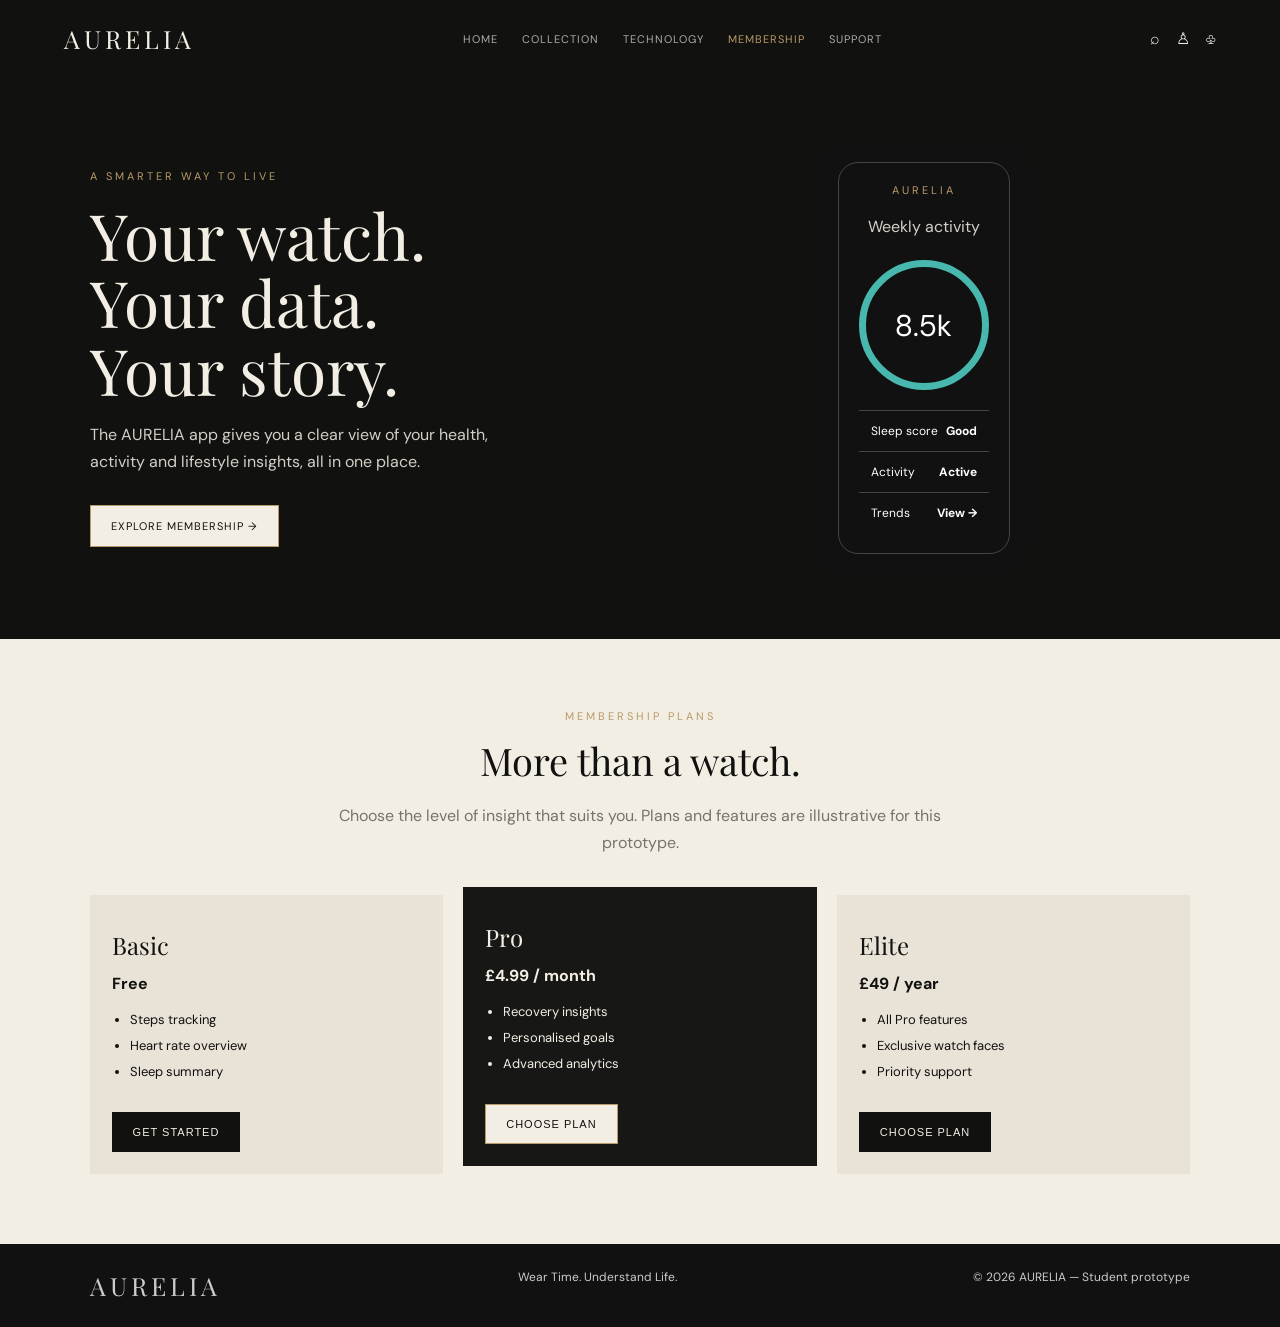
<file: membership.html>
<!doctype html><html lang="en"><head><meta charset="utf-8"><meta name="viewport" content="width=device-width,initial-scale=1"><title>AURELIA | Membership</title><link rel="stylesheet" href="style.css"></head><body><header class="nav"><a class="logo" href="index.html">AURELIA</a><nav class="links"><a class="" href="index.html">Home</a><a class="" href="collection.html">Collection</a><a class="" href="technology.html">Technology</a><a class="active" href="membership.html">Membership</a><a class="" href="support.html">Support</a></nav><span>⌕　♙　♧</span></header><main><section class="hero"><div><div class="eyebrow">A smarter way to live</div><h1>Your watch.<br>Your data.<br>Your story.</h1><p>The AURELIA app gives you a clear view of your health, activity and lifestyle insights, all in one place.</p><a class="btn" href="#plans">Explore membership →</a></div><div class="mock"><div class="screen"><div class="eyebrow">AURELIA</div><p>Weekly activity</p><div class="ring">8.5k</div><div class="metric"><span>Sleep score</span><b>Good</b></div><div class="metric"><span>Activity</span><b>Active</b></div><div class="metric"><span>Trends</span><b>View →</b></div></div></div></section><section class="section" id="plans"><div class="head"><div class="eyebrow">Membership plans</div><h2>More than a watch.</h2><p>Choose the level of insight that suits you. Plans and features are illustrative for this prototype.</p></div><div class="plans"><article class="plan"><h3>Basic</h3><div class="price">Free</div><ul><li>Steps tracking</li><li>Heart rate overview</li><li>Sleep summary</li></ul><button class="btn dark" data-buy="Basic membership">Get started</button></article><article class="plan featured"><h3>Pro</h3><div class="price">£4.99 / month</div><ul><li>Recovery insights</li><li>Personalised goals</li><li>Advanced analytics</li></ul><button class="btn" data-buy="Pro membership">Choose plan</button></article><article class="plan"><h3>Elite</h3><div class="price">£49 / year</div><ul><li>All Pro features</li><li>Exclusive watch faces</li><li>Priority support</li></ul><button class="btn dark" data-buy="Elite membership">Choose plan</button></article></div></section></main><footer><span class="logo">AURELIA</span><span>Wear Time. Understand Life.</span><span>© 2026 AURELIA — Student prototype</span></footer><div class="notice" id="notice"></div><script src="script.js"></script></body></html>
</file>
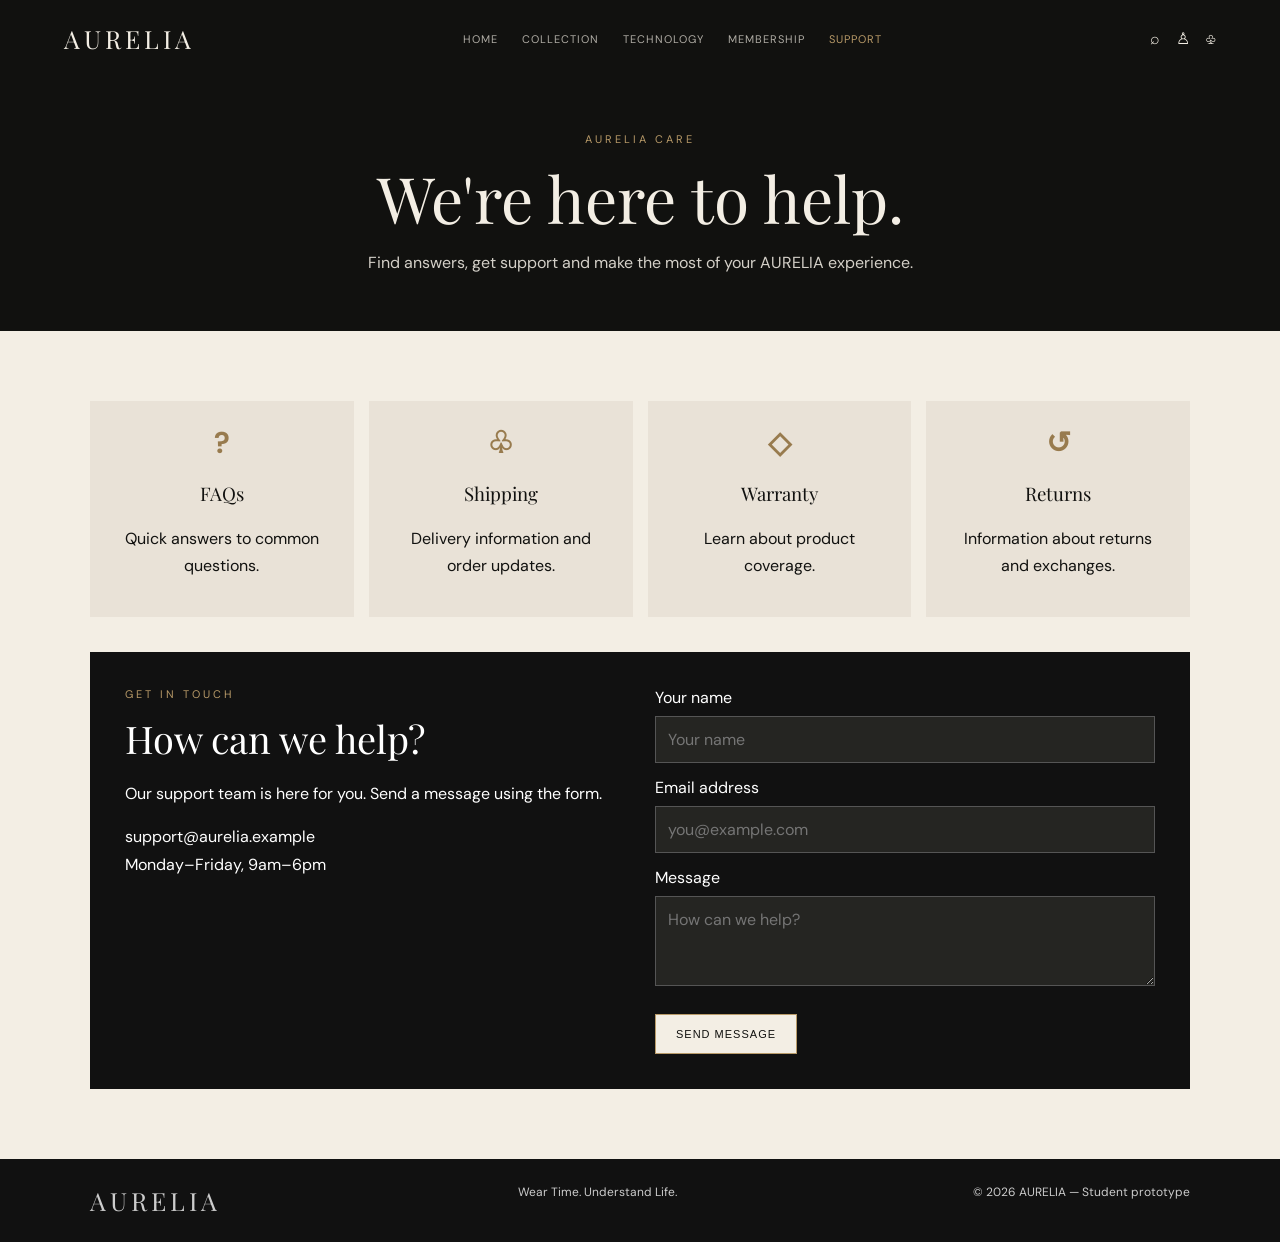
<file: support.html>
<!doctype html><html lang="en"><head><meta charset="utf-8"><meta name="viewport" content="width=device-width,initial-scale=1"><title>AURELIA | Support</title><link rel="stylesheet" href="style.css"></head><body><header class="nav"><a class="logo" href="index.html">AURELIA</a><nav class="links"><a class="" href="index.html">Home</a><a class="" href="collection.html">Collection</a><a class="" href="technology.html">Technology</a><a class="" href="membership.html">Membership</a><a class="active" href="support.html">Support</a></nav><span>⌕　♙　♧</span></header><main><section class="banner"><div class="eyebrow">AURELIA care</div><h1>We're here to help.</h1><p>Find answers, get support and make the most of your AURELIA experience.</p></section><section class="section"><div class="supportgrid"><article class="support"><b>?</b><h3>FAQs</h3><p>Quick answers to common questions.</p></article><article class="support"><b>♧</b><h3>Shipping</h3><p>Delivery information and order updates.</p></article><article class="support"><b>◇</b><h3>Warranty</h3><p>Learn about product coverage.</p></article><article class="support"><b>↺</b><h3>Returns</h3><p>Information about returns and exchanges.</p></article></div><div class="contact"><div><div class="eyebrow">Get in touch</div><h2>How can we help?</h2><p>Our support team is here for you. Send a message using the form.</p><p>support@aurelia.example<br>Monday–Friday, 9am–6pm</p></div><form><label>Your name<input required placeholder="Your name"></label><label>Email address<input type="email" required placeholder="you@example.com"></label><label>Message<textarea required placeholder="How can we help?"></textarea></label><button class="btn" type="submit">Send message</button></form></div></section></main><footer><span class="logo">AURELIA</span><span>Wear Time. Understand Life.</span><span>© 2026 AURELIA — Student prototype</span></footer><div class="notice" id="notice"></div><script src="script.js"></script></body></html>
</file>
<file: style.css>
@import url('https://fonts.googleapis.com/css2?family=DM+Sans:wght@400;500;700&family=Playfair+Display:wght@400;500;600&display=swap');
:root{--black:#11110f;--cream:#f3eee4;--gold:#b89a68;--muted:#77736c}*{box-sizing:border-box}body{margin:0;background:var(--cream);color:var(--black);font-family:'DM Sans',sans-serif}a{color:inherit;text-decoration:none}.nav{background:var(--black);color:var(--cream);padding:22px 5vw;display:flex;align-items:center;justify-content:space-between;gap:20px;position:sticky;top:0;z-index:5}.logo{font:25px 'Playfair Display';letter-spacing:4px}.links{display:flex;gap:24px;flex-wrap:wrap;font-size:11px;text-transform:uppercase;letter-spacing:1px}.links a{opacity:.7}.links a.active,.links a:hover{opacity:1;color:var(--gold)}h1,h2,h3{font-family:'Playfair Display',serif;font-weight:400}h1{font-size:clamp(42px,5vw,68px);line-height:1.05;margin:18px 0}h2{font-size:38px;margin:12px 0}p{line-height:1.7}.eyebrow{font-size:11px;letter-spacing:3px;text-transform:uppercase;color:var(--gold)}.hero{background:var(--black);color:var(--cream);padding:65px 7vw;display:grid;grid-template-columns:1fr 1fr;gap:35px;align-items:center;min-height:480px}.hero p{color:#d4d0c8;max-width:440px}.hero img{width:100%;height:360px;object-fit:cover;filter:brightness(.82)}.btn{display:inline-block;border:1px solid var(--gold);padding:13px 20px;margin-top:14px;background:var(--cream);color:var(--black);font-size:11px;letter-spacing:1px;text-transform:uppercase;cursor:pointer}.btn.dark{background:var(--black);color:var(--cream);border-color:var(--black)}.section{padding:70px 7vw}.head{text-align:center;max-width:650px;margin:0 auto 38px}.head p,.muted{color:var(--muted)}.grid,.plans{display:grid;grid-template-columns:repeat(3,1fr);gap:20px}.product,.plan,.feature,.support{background:#e9e2d7;padding:22px}.product img{width:100%;height:230px;object-fit:cover}.product h3,.plan h3{font-size:24px;margin:12px 0 4px}.product p,.plan p{font-size:13px;color:var(--muted)}.price{font-weight:700;margin:12px 0}.product button{width:100%;background:var(--black);color:white;padding:12px;border:0;cursor:pointer}.banner{background:var(--black);color:var(--cream);padding:55px 7vw;text-align:center}.banner p{max-width:650px;margin:auto;color:#d4d0c8}.icons{display:grid;grid-template-columns:repeat(4,1fr)}.icon{padding:25px 10px;text-align:center;background:#e7dfd2;border-right:1px solid #d4cbbc;font-size:12px}.icon b{display:block;font-size:27px;color:#987b4e;margin-bottom:8px}.two{display:grid;grid-template-columns:1fr 1fr;gap:45px;align-items:center}.mock{background:#111;color:white;border-radius:28px;padding:20px;max-width:280px;margin:auto}.screen{border:1px solid #444;border-radius:20px;padding:20px;text-align:center}.ring{border:7px solid #48b7ae;border-radius:50%;width:130px;height:130px;margin:20px auto;display:grid;place-items:center;font-size:30px}.metric{display:flex;justify-content:space-between;border-top:1px solid #444;padding:12px;font-size:12px}.plan.featured{background:#171715;color:var(--cream);transform:translateY(-8px)}.plan.featured p{color:#ccc}.plan ul{line-height:2;font-size:13px;padding-left:18px}.supportgrid{display:grid;grid-template-columns:repeat(4,1fr);gap:15px}.support{text-align:center}.support b{font-size:30px;color:#987b4e}.contact{background:#111;color:white;margin-top:35px;padding:35px;display:grid;grid-template-columns:1fr 1fr;gap:30px}.contact input,.contact textarea{display:block;width:100%;padding:12px;margin:8px 0 14px;background:#252522;border:1px solid #555;color:white;font:inherit}.contact textarea{min-height:90px}footer{background:#111;color:#ccc;padding:25px 7vw;display:flex;justify-content:space-between;font-size:12px}.notice{display:none;position:fixed;bottom:20px;right:20px;background:#111;color:white;padding:14px;z-index:10}@media(max-width:760px){.nav{align-items:flex-start;flex-direction:column}.hero,.two,.contact{grid-template-columns:1fr}.grid,.plans{grid-template-columns:1fr}.icons{grid-template-columns:repeat(2,1fr)}.supportgrid{grid-template-columns:repeat(2,1fr)}footer{flex-direction:column;gap:12px}.hero img{height:260px}}
</file>
